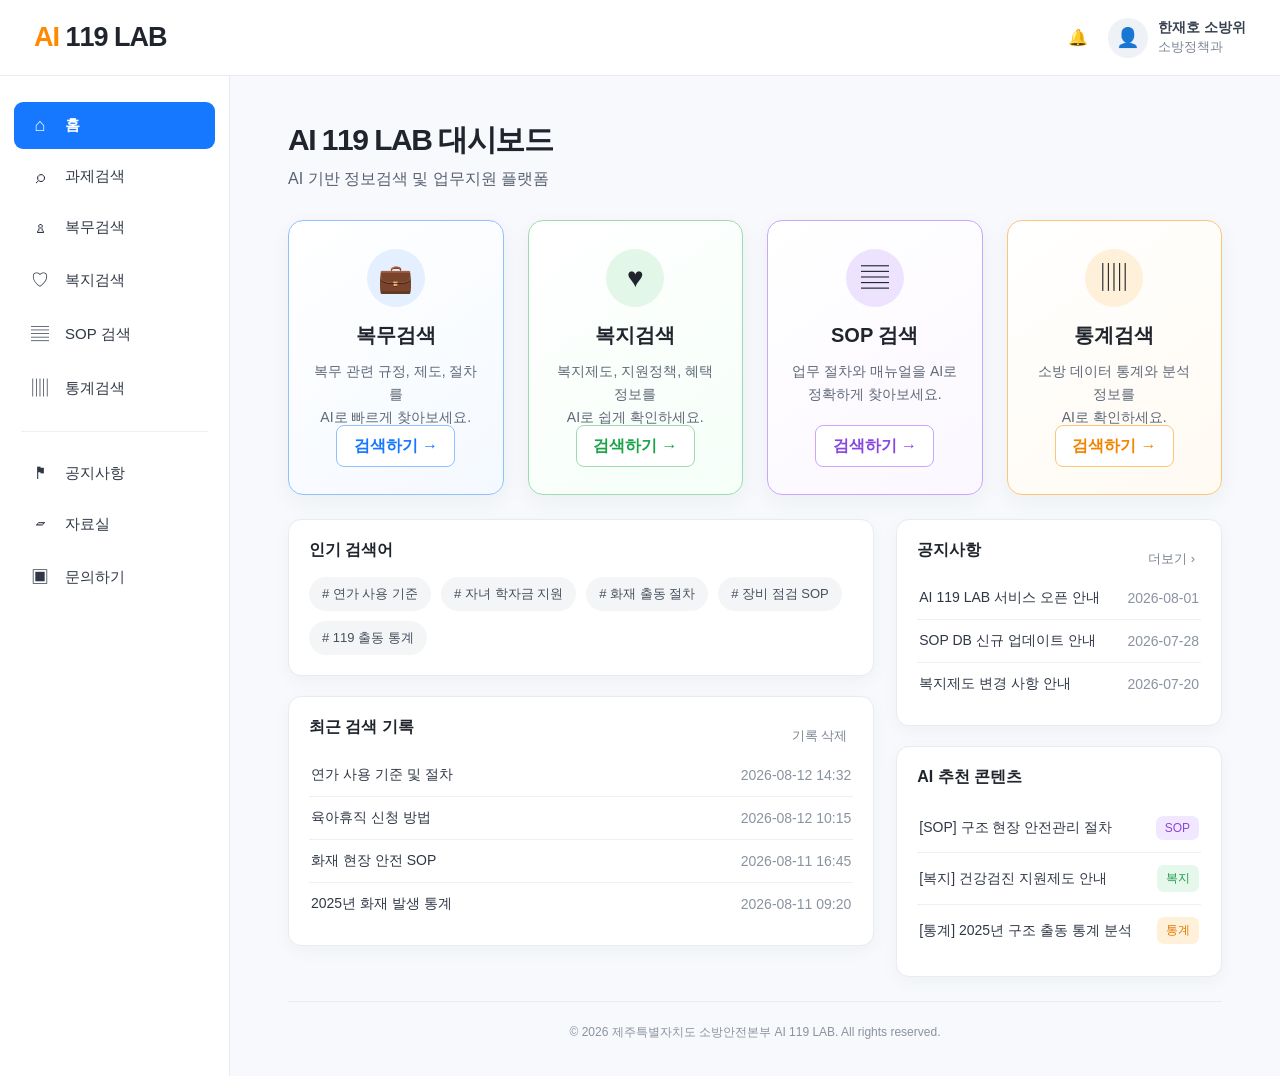
<file: index.html>
<!DOCTYPE html>
<html lang="ko">
<head>
<meta charset="UTF-8">
<meta name="viewport" content="width=device-width, initial-scale=1.0">
<title>AI 119 LAB 대시보드</title>
<style>
*{box-sizing:border-box}
:root{
  --blue:#1677ff;--text:#20252d;--muted:#687384;--line:#e8ebf0;
  --bg:#f7f9fc;--white:#fff;--orange:#ff8a00;
}
body{margin:0;font-family:"Noto Sans KR","Malgun Gothic",Arial,sans-serif;color:var(--text);background:var(--bg)}
button,input{font:inherit}
button{cursor:pointer}
.header{height:76px;background:#fff;border-bottom:1px solid var(--line);display:flex;align-items:center;justify-content:space-between;padding:0 34px;position:sticky;top:0;z-index:20}
.logo{font-size:27px;font-weight:800;letter-spacing:-1px}.logo b{color:var(--orange)}
.header-right{display:flex;align-items:center;gap:20px;color:#394250}
.user{display:flex;align-items:center;gap:10px}.avatar{width:40px;height:40px;border-radius:50%;background:#eef1f5;display:grid;place-items:center;font-size:19px}
.user strong{display:block;font-size:14px}.user small{color:#7c8593}
.layout{display:flex;min-height:calc(100vh - 76px)}
.sidebar{width:230px;background:#fff;border-right:1px solid var(--line);padding:22px 14px;flex-shrink:0}
.nav{display:flex;align-items:center;gap:14px;padding:13px 15px;margin:4px 0;border-radius:9px;color:#303846;font-size:15px;border:0;background:none;width:100%;text-align:left}
.nav:hover{background:#f3f6fa}.nav.active{background:var(--blue);color:#fff;font-weight:700}.nav .ico{width:22px;text-align:center;font-size:18px}.divider{height:1px;background:#edf0f4;margin:18px 7px}
.main{flex:1;padding:44px 58px 35px;max-width:1450px;margin:0 auto;width:100%}
.hero h1{font-size:30px;margin:0 0 8px;letter-spacing:-1.5px}.hero p{margin:0 0 30px;color:#586272;font-size:16px}
.tools{display:grid;grid-template-columns:repeat(4,1fr);gap:24px}
.tool{min-height:275px;border:1px solid;border-radius:15px;padding:28px 24px 22px;background:#fff;text-align:center;transition:.18s;box-shadow:0 7px 22px rgba(35,50,70,.05)}
.tool:hover{transform:translateY(-3px);box-shadow:0 12px 28px rgba(35,50,70,.09)}
.tool.blue{border-color:#8fc1ff;background:linear-gradient(145deg,#fff,#f4f9ff)}
.tool.green{border-color:#9ddbb1;background:linear-gradient(145deg,#fff,#f5fff8)}
.tool.purple{border-color:#cba6ff;background:linear-gradient(145deg,#fff,#fbf7ff)}
.tool.orange{border-color:#ffc477;background:linear-gradient(145deg,#fff,#fffaf2)}
.tool-icon{width:58px;height:58px;border-radius:50%;margin:0 auto 15px;display:grid;place-items:center;font-size:28px}
.blue .tool-icon{background:#e4f0ff}.green .tool-icon{background:#e2f7e7}.purple .tool-icon{background:#eee3ff}.orange .tool-icon{background:#fff0d9}
.tool h2{font-size:20px;margin:0 0 11px}.tool p{font-size:14px;line-height:1.65;color:#5e6877;height:47px;margin:0 0 18px}
.search-btn{height:42px;width:72%;border:1px solid;border-radius:8px;background:#fff;font-weight:700}
.blue .search-btn{color:#1677ff;border-color:#8fc1ff}.green .search-btn{color:#1ca34a;border-color:#9ddbb1}
.purple .search-btn{color:#8647df;border-color:#cba6ff}.orange .search-btn{color:#f18400;border-color:#ffc477}
.bottom{display:grid;grid-template-columns:minmax(0,1.8fr) minmax(300px,1fr);gap:22px;margin-top:24px}
.panel{background:#fff;border:1px solid var(--line);border-radius:13px;padding:20px;box-shadow:0 5px 18px rgba(35,50,70,.04)}
.panel h3{margin:0 0 16px;font-size:16px}.panel-head{display:flex;justify-content:space-between;align-items:center}.more{border:0;background:none;color:#7a8492;font-size:13px}
.tags{display:flex;gap:10px;flex-wrap:wrap}.tag{border:0;background:#f3f5f7;border-radius:18px;padding:8px 13px;color:#46505e;font-size:13px}.tag:hover{background:#e9eef5}
.list{margin:0;padding:0;list-style:none}.list li{display:flex;align-items:center;justify-content:space-between;padding:12px 2px;border-bottom:1px solid #eef0f3;font-size:14px}.list li:last-child{border-bottom:0}
.list a{color:#303846;text-decoration:none}.date{color:#8a93a0}.side-panels{display:flex;flex-direction:column;gap:20px}
.badge{font-size:12px;border-radius:7px;padding:5px 9px}.badge.sop{color:#8b45df;background:#f1e8ff}.badge.welfare{color:#1a9c49;background:#e6f7eb}.badge.stat{color:#e27b00;background:#fff0da}
.footer{text-align:center;color:#8a93a0;font-size:12px;margin-top:24px;padding-top:22px;border-top:1px solid var(--line)}
.modal-bg{display:none;position:fixed;inset:0;background:rgba(20,27,38,.42);z-index:50;align-items:center;justify-content:center;padding:20px}.modal-bg.show{display:flex}
.modal{width:min(720px,100%);background:#fff;border-radius:16px;box-shadow:0 20px 60px rgba(0,0,0,.2);padding:28px}
.modal-top{display:flex;justify-content:space-between;align-items:center}.modal h2{margin:0;font-size:21px}.close{border:0;background:#f2f4f7;width:34px;height:34px;border-radius:50%;font-size:20px}
.search-row{display:flex;gap:9px;margin:20px 0}.search-row input{flex:1;border:1px solid #d8dde5;border-radius:9px;padding:13px 14px;outline:none}.search-row input:focus{border-color:#7db4ff;box-shadow:0 0 0 3px #eaf3ff}.search-row button{border:0;background:var(--blue);color:#fff;border-radius:9px;padding:0 22px;font-weight:700}
.result{background:#f8fafc;border:1px solid #edf0f4;border-radius:10px;padding:15px;margin-top:9px}.result strong{display:block;margin-bottom:5px}.result span{font-size:13px;color:#697384}
.toast{position:fixed;right:25px;bottom:25px;background:#222b36;color:#fff;padding:12px 17px;border-radius:9px;opacity:0;transform:translateY(10px);transition:.2s;z-index:100}.toast.show{opacity:1;transform:none}
@media(max-width:1100px){.tools{grid-template-columns:repeat(2,1fr)}.sidebar{width:190px}.main{padding:35px 28px}.bottom{grid-template-columns:1fr}}
@media(max-width:700px){.sidebar{display:none}.main{padding:25px 16px}.tools{grid-template-columns:1fr}.header{padding:0 18px}.user div{display:none}.hero h1{font-size:25px}}
</style>
</head>
<body>

<header class="header">
  <div class="logo"><b>AI</b> 119 LAB</div>
  <div class="header-right">
    <span title="알림">🔔</span>
    <div class="user"><div class="avatar">👤</div><div><strong>한재호 소방위</strong><small>소방정책과</small></div></div>
  </div>
</header>

<div class="layout">
  <aside class="sidebar">
    <button class="nav active" data-nav="홈"><span class="ico">⌂</span>홈</button>
    <button class="nav" data-nav="과제검색"><span class="ico">⌕</span>과제검색</button>
    <button class="nav" data-nav="복무검색"><span class="ico">♙</span>복무검색</button>
    <button class="nav" data-nav="복지검색"><span class="ico">♡</span>복지검색</button>
    <button class="nav" data-nav="SOP 검색"><span class="ico">▤</span>SOP 검색</button>
    <button class="nav" data-nav="통계검색"><span class="ico">▥</span>통계검색</button>
    <div class="divider"></div>
    <button class="nav" data-nav="공지사항"><span class="ico">⚑</span>공지사항</button>
    <button class="nav" data-nav="자료실"><span class="ico">▱</span>자료실</button>
    <button class="nav" data-nav="문의하기"><span class="ico">▣</span>문의하기</button>
  </aside>

  <main class="main">
    <section class="hero">
      <h1>AI 119 LAB 대시보드</h1>
      <p>AI 기반 정보검색 및 업무지원 플랫폼</p>
    </section>

    <section class="tools">
      <article class="tool blue">
        <div class="tool-icon">💼</div><h2>복무검색</h2>
        <p>복무 관련 규정, 제도, 절차를<br>AI로 빠르게 찾아보세요.</p>
        <button class="search-btn" data-type="복무">검색하기 →</button>
      </article>
      <article class="tool green">
        <div class="tool-icon">♥</div><h2>복지검색</h2>
        <p>복지제도, 지원정책, 혜택 정보를<br>AI로 쉽게 확인하세요.</p>
        <button class="search-btn" data-type="복지">검색하기 →</button>
      </article>
      <article class="tool purple">
        <div class="tool-icon">▤</div><h2>SOP 검색</h2>
        <p>업무 절차와 매뉴얼을 AI로<br>정확하게 찾아보세요.</p>
        <button class="search-btn" data-type="SOP">검색하기 →</button>
      </article>
      <article class="tool orange">
        <div class="tool-icon">▥</div><h2>통계검색</h2>
        <p>소방 데이터 통계와 분석정보를<br>AI로 확인하세요.</p>
        <button class="search-btn" data-type="통계">검색하기 →</button>
      </article>
    </section>

    <section class="bottom">
      <div>
        <div class="panel">
          <div class="panel-head"><h3>인기 검색어</h3></div>
          <div class="tags">
            <button class="tag"># 연가 사용 기준</button><button class="tag"># 자녀 학자금 지원</button>
            <button class="tag"># 화재 출동 절차</button><button class="tag"># 장비 점검 SOP</button><button class="tag"># 119 출동 통계</button>
          </div>
        </div>
        <div class="panel" style="margin-top:20px">
          <div class="panel-head"><h3>최근 검색 기록</h3><button class="more" id="clearHistory">기록 삭제</button></div>
          <ul class="list" id="history">
            <li><a href="#">연가 사용 기준 및 절차</a><span class="date">2026-08-12 14:32</span></li>
            <li><a href="#">육아휴직 신청 방법</a><span class="date">2026-08-12 10:15</span></li>
            <li><a href="#">화재 현장 안전 SOP</a><span class="date">2026-08-11 16:45</span></li>
            <li><a href="#">2025년 화재 발생 통계</a><span class="date">2026-08-11 09:20</span></li>
          </ul>
        </div>
      </div>
      <div class="side-panels">
        <div class="panel">
          <div class="panel-head"><h3>공지사항</h3><button class="more" id="noticeMore">더보기 ›</button></div>
          <ul class="list">
            <li><a href="#">AI 119 LAB 서비스 오픈 안내</a><span class="date">2026-08-01</span></li>
            <li><a href="#">SOP DB 신규 업데이트 안내</a><span class="date">2026-07-28</span></li>
            <li><a href="#">복지제도 변경 사항 안내</a><span class="date">2026-07-20</span></li>
          </ul>
        </div>
        <div class="panel">
          <h3>AI 추천 콘텐츠</h3>
          <ul class="list">
            <li><a href="#">[SOP] 구조 현장 안전관리 절차</a><span class="badge sop">SOP</span></li>
            <li><a href="#">[복지] 건강검진 지원제도 안내</a><span class="badge welfare">복지</span></li>
            <li><a href="#">[통계] 2025년 구조 출동 통계 분석</a><span class="badge stat">통계</span></li>
          </ul>
        </div>
      </div>
    </section>
    <div class="footer">© 2026 제주특별자치도 소방안전본부 AI 119 LAB. All rights reserved.</div>
  </main>
</div>

<div class="modal-bg" id="modal">
  <div class="modal">
    <div class="modal-top"><h2 id="modalTitle">AI 검색</h2><button class="close" id="close">×</button></div>
    <div class="search-row"><input id="query" placeholder="검색어를 입력하세요." autocomplete="off"><button id="doSearch">검색</button></div>
    <div id="results"></div>
  </div>
</div>
<div class="toast" id="toast"></div>

<script>
const DB = {
  복무:[
    ["연가 사용 기준 및 절차","연가 일수, 사용방법, 승인절차 등 복무 관련 기준"],
    ["육아휴직 신청 방법","육아휴직 신청 대상, 기간 및 제출서류"],
    ["공가 사용 기준","공가 사유 및 사용 절차 안내"]
  ],
  복지:[
    ["자녀 학자금 지원","직원 자녀 학자금 지원 기준 및 신청 절차"],
    ["건강검진 지원제도","건강검진 대상 및 지원범위 안내"],
    ["복지포인트 사용방법","복지포인트 지급 및 사용 기준"]
  ],
  SOP:[
    ["화재 현장 안전 SOP","화재 현장 선착대 안전관리 및 대응절차"],
    ["구조 현장 안전관리 절차","구조활동 단계별 안전관리 기준"],
    ["장비 점검 SOP","소방장비 일상점검 및 관리절차"]
  ],
  통계:[
    ["2025년 화재 발생 통계","연도별·월별·지역별 화재 발생 현황"],
    ["119 출동 통계","출동 유형 및 시간대별 출동 현황"],
    ["2025년 구조 출동 통계 분석","구조 출동 유형 및 지역별 분석"]
  ]
};
let currentType="복무";

const modal=document.getElementById("modal"), query=document.getElementById("query"), results=document.getElementById("results");
const toast=document.getElementById("toast");

function openSearch(type){
  currentType=type; document.getElementById("modalTitle").textContent=`AI ${type}검색`;
  query.value=""; renderResults(DB[type]); modal.classList.add("show"); setTimeout(()=>query.focus(),50);
}
function renderResults(items){
  results.innerHTML=items.map(x=>`<div class="result"><strong>${x[0]}</strong><span>${x[1]}</span></div>`).join("");
}
function doSearch(){
  const q=query.value.trim();
  if(!q){renderResults(DB[currentType]);return}
  const all=Object.values(DB).flat();
  const found=all.filter(x=>(x[0]+" "+x[1]).toLowerCase().includes(q.toLowerCase()));
  renderResults(found.length?found:[["검색 결과가 없습니다.","검색어를 변경하거나 다른 검색 분야를 선택해 주세요."]]);
  const key="ai119-history";
  const old=JSON.parse(localStorage.getItem(key)||"[]");
  old.unshift({q,type:currentType,date:new Date().toLocaleString("ko-KR",{hour12:false})});
  localStorage.setItem(key,JSON.stringify(old.slice(0,10)));
  showToast("검색 기록이 저장되었습니다.");
}
function showToast(msg){toast.textContent=msg;toast.classList.add("show");setTimeout(()=>toast.classList.remove("show"),1800)}

const NOTEBOOK_URLS = {
  "복무": "https://notebook.google.com/notebook/90fee1fd-e609-48b2-af8f-4546ad40a299",
  "복지": "https://notebook.google.com/notebook/b437d223-78b3-4f71-b667-3beaa65ecd25",
  "SOP": "https://notebook.google.com/notebook/e11ecb55-02db-4e4b-a03b-f06b5d0a77c7",
  "통계": "https://notebook.google.com/notebook/cd94e6f3-81ac-4682-a84d-0b1b0d839ae6"
};

document.querySelectorAll(".search-btn").forEach(b=>b.addEventListener("click",()=>{
  const type = b.dataset.type;
  if(NOTEBOOK_URLS[type]){
    window.location.href = NOTEBOOK_URLS[type];
  } else {
    openSearch(type);
  }
}));
document.getElementById("close").onclick=()=>modal.classList.remove("show");
modal.addEventListener("click",e=>{if(e.target===modal)modal.classList.remove("show")});
document.getElementById("doSearch").onclick=doSearch;
query.addEventListener("keydown",e=>{if(e.key==="Enter")doSearch()});

document.querySelectorAll(".nav").forEach(n=>n.addEventListener("click",()=>{
  document.querySelectorAll(".nav").forEach(x=>x.classList.remove("active")); n.classList.add("active");
  const name=n.dataset.nav;
  const map={"복무검색":"복무","복지검색":"복지","SOP 검색":"SOP","통계검색":"통계"};
  if(map[name]) openSearch(map[name]); else if(name!=="홈") showToast(`${name} 메뉴는 연결 대상입니다.`);
}));

document.querySelectorAll(".tag").forEach(t=>t.onclick=()=>{
  const text=t.textContent.replace("# ",""); openSearch(text.includes("연가")||text.includes("육아")?"복무":text.includes("학자금")?"복지":text.includes("통계")?"통계":"SOP");
  query.value=text; doSearch();
});
document.getElementById("clearHistory").onclick=()=>{
  localStorage.removeItem("ai119-history"); showToast("최근 검색 기록을 삭제했습니다.");
};
document.getElementById("noticeMore").onclick=()=>showToast("공지사항 전체 목록으로 이동합니다.");

window.addEventListener("keydown",e=>{if(e.key==="Escape")modal.classList.remove("show")});
</script>
</body>
</html>
</file>
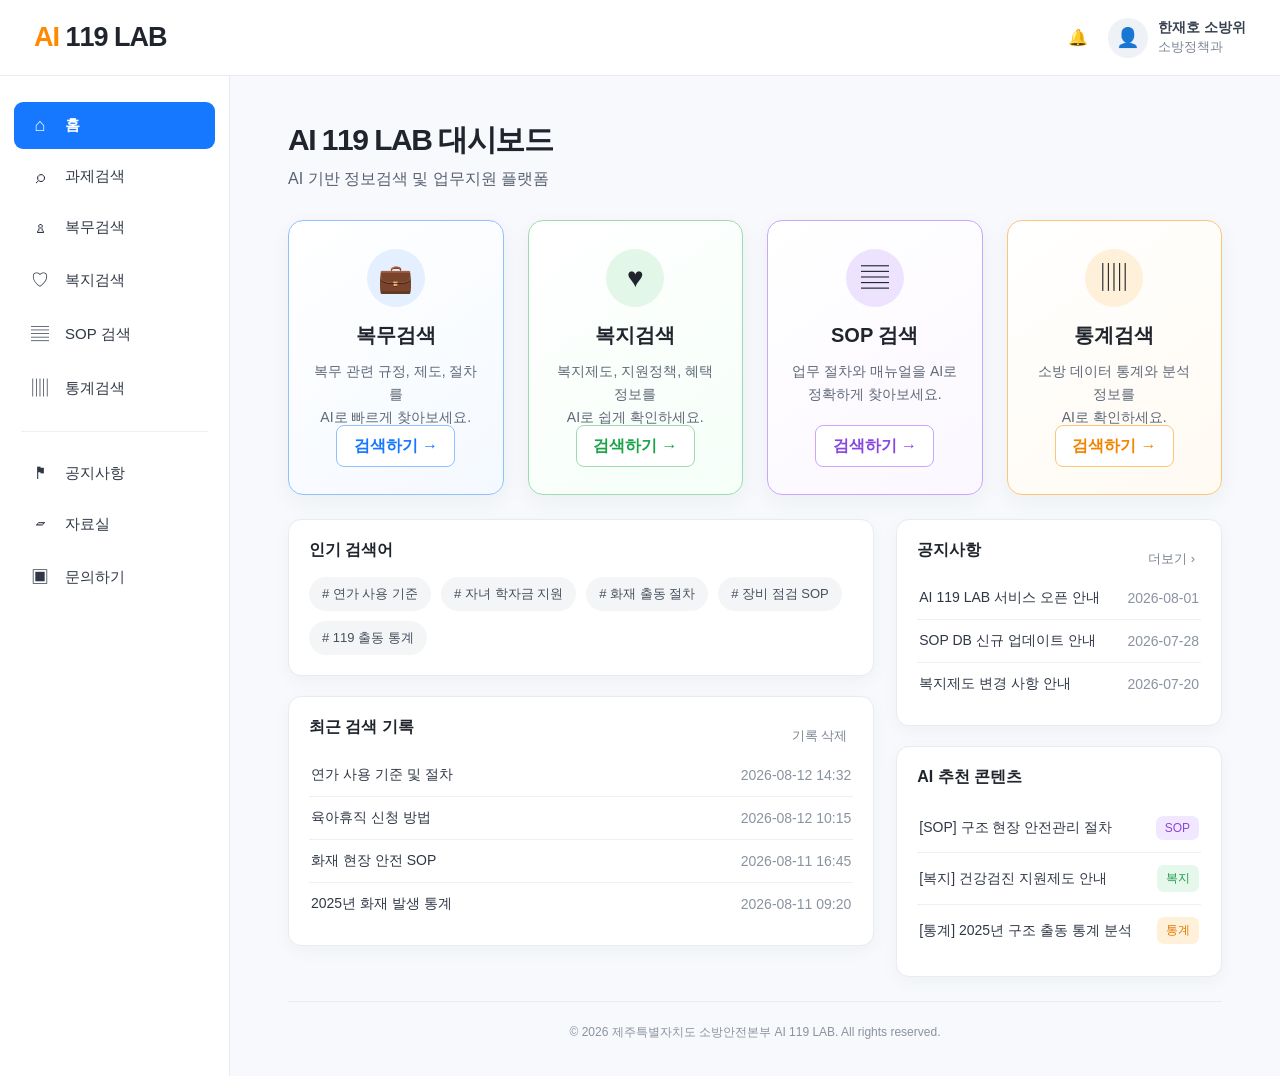
<file: AI_119_LAB_dashboard.html>
<!DOCTYPE html>
<html lang="ko">
<head>
<meta charset="UTF-8">
<meta name="viewport" content="width=device-width, initial-scale=1.0">
<title>AI 119 LAB 대시보드</title>
<style>
*{box-sizing:border-box}
:root{
  --blue:#1677ff;--text:#20252d;--muted:#687384;--line:#e8ebf0;
  --bg:#f7f9fc;--white:#fff;--orange:#ff8a00;
}
body{margin:0;font-family:"Noto Sans KR","Malgun Gothic",Arial,sans-serif;color:var(--text);background:var(--bg)}
button,input{font:inherit}
button{cursor:pointer}
.header{height:76px;background:#fff;border-bottom:1px solid var(--line);display:flex;align-items:center;justify-content:space-between;padding:0 34px;position:sticky;top:0;z-index:20}
.logo{font-size:27px;font-weight:800;letter-spacing:-1px}.logo b{color:var(--orange)}
.header-right{display:flex;align-items:center;gap:20px;color:#394250}
.user{display:flex;align-items:center;gap:10px}.avatar{width:40px;height:40px;border-radius:50%;background:#eef1f5;display:grid;place-items:center;font-size:19px}
.user strong{display:block;font-size:14px}.user small{color:#7c8593}
.layout{display:flex;min-height:calc(100vh - 76px)}
.sidebar{width:230px;background:#fff;border-right:1px solid var(--line);padding:22px 14px;flex-shrink:0}
.nav{display:flex;align-items:center;gap:14px;padding:13px 15px;margin:4px 0;border-radius:9px;color:#303846;font-size:15px;border:0;background:none;width:100%;text-align:left}
.nav:hover{background:#f3f6fa}.nav.active{background:var(--blue);color:#fff;font-weight:700}.nav .ico{width:22px;text-align:center;font-size:18px}.divider{height:1px;background:#edf0f4;margin:18px 7px}
.main{flex:1;padding:44px 58px 35px;max-width:1450px;margin:0 auto;width:100%}
.hero h1{font-size:30px;margin:0 0 8px;letter-spacing:-1.5px}.hero p{margin:0 0 30px;color:#586272;font-size:16px}
.tools{display:grid;grid-template-columns:repeat(4,1fr);gap:24px}
.tool{min-height:275px;border:1px solid;border-radius:15px;padding:28px 24px 22px;background:#fff;text-align:center;transition:.18s;box-shadow:0 7px 22px rgba(35,50,70,.05)}
.tool:hover{transform:translateY(-3px);box-shadow:0 12px 28px rgba(35,50,70,.09)}
.tool.blue{border-color:#8fc1ff;background:linear-gradient(145deg,#fff,#f4f9ff)}
.tool.green{border-color:#9ddbb1;background:linear-gradient(145deg,#fff,#f5fff8)}
.tool.purple{border-color:#cba6ff;background:linear-gradient(145deg,#fff,#fbf7ff)}
.tool.orange{border-color:#ffc477;background:linear-gradient(145deg,#fff,#fffaf2)}
.tool-icon{width:58px;height:58px;border-radius:50%;margin:0 auto 15px;display:grid;place-items:center;font-size:28px}
.blue .tool-icon{background:#e4f0ff}.green .tool-icon{background:#e2f7e7}.purple .tool-icon{background:#eee3ff}.orange .tool-icon{background:#fff0d9}
.tool h2{font-size:20px;margin:0 0 11px}.tool p{font-size:14px;line-height:1.65;color:#5e6877;height:47px;margin:0 0 18px}
.search-btn{height:42px;width:72%;border:1px solid;border-radius:8px;background:#fff;font-weight:700}
.blue .search-btn{color:#1677ff;border-color:#8fc1ff}.green .search-btn{color:#1ca34a;border-color:#9ddbb1}
.purple .search-btn{color:#8647df;border-color:#cba6ff}.orange .search-btn{color:#f18400;border-color:#ffc477}
.bottom{display:grid;grid-template-columns:minmax(0,1.8fr) minmax(300px,1fr);gap:22px;margin-top:24px}
.panel{background:#fff;border:1px solid var(--line);border-radius:13px;padding:20px;box-shadow:0 5px 18px rgba(35,50,70,.04)}
.panel h3{margin:0 0 16px;font-size:16px}.panel-head{display:flex;justify-content:space-between;align-items:center}.more{border:0;background:none;color:#7a8492;font-size:13px}
.tags{display:flex;gap:10px;flex-wrap:wrap}.tag{border:0;background:#f3f5f7;border-radius:18px;padding:8px 13px;color:#46505e;font-size:13px}.tag:hover{background:#e9eef5}
.list{margin:0;padding:0;list-style:none}.list li{display:flex;align-items:center;justify-content:space-between;padding:12px 2px;border-bottom:1px solid #eef0f3;font-size:14px}.list li:last-child{border-bottom:0}
.list a{color:#303846;text-decoration:none}.date{color:#8a93a0}.side-panels{display:flex;flex-direction:column;gap:20px}
.badge{font-size:12px;border-radius:7px;padding:5px 9px}.badge.sop{color:#8b45df;background:#f1e8ff}.badge.welfare{color:#1a9c49;background:#e6f7eb}.badge.stat{color:#e27b00;background:#fff0da}
.footer{text-align:center;color:#8a93a0;font-size:12px;margin-top:24px;padding-top:22px;border-top:1px solid var(--line)}
.modal-bg{display:none;position:fixed;inset:0;background:rgba(20,27,38,.42);z-index:50;align-items:center;justify-content:center;padding:20px}.modal-bg.show{display:flex}
.modal{width:min(720px,100%);background:#fff;border-radius:16px;box-shadow:0 20px 60px rgba(0,0,0,.2);padding:28px}
.modal-top{display:flex;justify-content:space-between;align-items:center}.modal h2{margin:0;font-size:21px}.close{border:0;background:#f2f4f7;width:34px;height:34px;border-radius:50%;font-size:20px}
.search-row{display:flex;gap:9px;margin:20px 0}.search-row input{flex:1;border:1px solid #d8dde5;border-radius:9px;padding:13px 14px;outline:none}.search-row input:focus{border-color:#7db4ff;box-shadow:0 0 0 3px #eaf3ff}.search-row button{border:0;background:var(--blue);color:#fff;border-radius:9px;padding:0 22px;font-weight:700}
.result{background:#f8fafc;border:1px solid #edf0f4;border-radius:10px;padding:15px;margin-top:9px}.result strong{display:block;margin-bottom:5px}.result span{font-size:13px;color:#697384}
.toast{position:fixed;right:25px;bottom:25px;background:#222b36;color:#fff;padding:12px 17px;border-radius:9px;opacity:0;transform:translateY(10px);transition:.2s;z-index:100}.toast.show{opacity:1;transform:none}
@media(max-width:1100px){.tools{grid-template-columns:repeat(2,1fr)}.sidebar{width:190px}.main{padding:35px 28px}.bottom{grid-template-columns:1fr}}
@media(max-width:700px){.sidebar{display:none}.main{padding:25px 16px}.tools{grid-template-columns:1fr}.header{padding:0 18px}.user div{display:none}.hero h1{font-size:25px}}
</style>
</head>
<body>

<header class="header">
  <div class="logo"><b>AI</b> 119 LAB</div>
  <div class="header-right">
    <span title="알림">🔔</span>
    <div class="user"><div class="avatar">👤</div><div><strong>한재호 소방위</strong><small>소방정책과</small></div></div>
  </div>
</header>

<div class="layout">
  <aside class="sidebar">
    <button class="nav active" data-nav="홈"><span class="ico">⌂</span>홈</button>
    <button class="nav" data-nav="과제검색"><span class="ico">⌕</span>과제검색</button>
    <button class="nav" data-nav="복무검색"><span class="ico">♙</span>복무검색</button>
    <button class="nav" data-nav="복지검색"><span class="ico">♡</span>복지검색</button>
    <button class="nav" data-nav="SOP 검색"><span class="ico">▤</span>SOP 검색</button>
    <button class="nav" data-nav="통계검색"><span class="ico">▥</span>통계검색</button>
    <div class="divider"></div>
    <button class="nav" data-nav="공지사항"><span class="ico">⚑</span>공지사항</button>
    <button class="nav" data-nav="자료실"><span class="ico">▱</span>자료실</button>
    <button class="nav" data-nav="문의하기"><span class="ico">▣</span>문의하기</button>
  </aside>

  <main class="main">
    <section class="hero">
      <h1>AI 119 LAB 대시보드</h1>
      <p>AI 기반 정보검색 및 업무지원 플랫폼</p>
    </section>

    <section class="tools">
      <article class="tool blue">
        <div class="tool-icon">💼</div><h2>복무검색</h2>
        <p>복무 관련 규정, 제도, 절차를<br>AI로 빠르게 찾아보세요.</p>
        <button class="search-btn" data-type="복무">검색하기 →</button>
      </article>
      <article class="tool green">
        <div class="tool-icon">♥</div><h2>복지검색</h2>
        <p>복지제도, 지원정책, 혜택 정보를<br>AI로 쉽게 확인하세요.</p>
        <button class="search-btn" data-type="복지">검색하기 →</button>
      </article>
      <article class="tool purple">
        <div class="tool-icon">▤</div><h2>SOP 검색</h2>
        <p>업무 절차와 매뉴얼을 AI로<br>정확하게 찾아보세요.</p>
        <button class="search-btn" data-type="SOP">검색하기 →</button>
      </article>
      <article class="tool orange">
        <div class="tool-icon">▥</div><h2>통계검색</h2>
        <p>소방 데이터 통계와 분석정보를<br>AI로 확인하세요.</p>
        <button class="search-btn" data-type="통계">검색하기 →</button>
      </article>
    </section>

    <section class="bottom">
      <div>
        <div class="panel">
          <div class="panel-head"><h3>인기 검색어</h3></div>
          <div class="tags">
            <button class="tag"># 연가 사용 기준</button><button class="tag"># 자녀 학자금 지원</button>
            <button class="tag"># 화재 출동 절차</button><button class="tag"># 장비 점검 SOP</button><button class="tag"># 119 출동 통계</button>
          </div>
        </div>
        <div class="panel" style="margin-top:20px">
          <div class="panel-head"><h3>최근 검색 기록</h3><button class="more" id="clearHistory">기록 삭제</button></div>
          <ul class="list" id="history">
            <li><a href="#">연가 사용 기준 및 절차</a><span class="date">2026-08-12 14:32</span></li>
            <li><a href="#">육아휴직 신청 방법</a><span class="date">2026-08-12 10:15</span></li>
            <li><a href="#">화재 현장 안전 SOP</a><span class="date">2026-08-11 16:45</span></li>
            <li><a href="#">2025년 화재 발생 통계</a><span class="date">2026-08-11 09:20</span></li>
          </ul>
        </div>
      </div>
      <div class="side-panels">
        <div class="panel">
          <div class="panel-head"><h3>공지사항</h3><button class="more" id="noticeMore">더보기 ›</button></div>
          <ul class="list">
            <li><a href="#">AI 119 LAB 서비스 오픈 안내</a><span class="date">2026-08-01</span></li>
            <li><a href="#">SOP DB 신규 업데이트 안내</a><span class="date">2026-07-28</span></li>
            <li><a href="#">복지제도 변경 사항 안내</a><span class="date">2026-07-20</span></li>
          </ul>
        </div>
        <div class="panel">
          <h3>AI 추천 콘텐츠</h3>
          <ul class="list">
            <li><a href="#">[SOP] 구조 현장 안전관리 절차</a><span class="badge sop">SOP</span></li>
            <li><a href="#">[복지] 건강검진 지원제도 안내</a><span class="badge welfare">복지</span></li>
            <li><a href="#">[통계] 2025년 구조 출동 통계 분석</a><span class="badge stat">통계</span></li>
          </ul>
        </div>
      </div>
    </section>
    <div class="footer">© 2026 제주특별자치도 소방안전본부 AI 119 LAB. All rights reserved.</div>
  </main>
</div>

<div class="modal-bg" id="modal">
  <div class="modal">
    <div class="modal-top"><h2 id="modalTitle">AI 검색</h2><button class="close" id="close">×</button></div>
    <div class="search-row"><input id="query" placeholder="검색어를 입력하세요." autocomplete="off"><button id="doSearch">검색</button></div>
    <div id="results"></div>
  </div>
</div>
<div class="toast" id="toast"></div>

<script>
const DB = {
  복무:[
    ["연가 사용 기준 및 절차","연가 일수, 사용방법, 승인절차 등 복무 관련 기준"],
    ["육아휴직 신청 방법","육아휴직 신청 대상, 기간 및 제출서류"],
    ["공가 사용 기준","공가 사유 및 사용 절차 안내"]
  ],
  복지:[
    ["자녀 학자금 지원","직원 자녀 학자금 지원 기준 및 신청 절차"],
    ["건강검진 지원제도","건강검진 대상 및 지원범위 안내"],
    ["복지포인트 사용방법","복지포인트 지급 및 사용 기준"]
  ],
  SOP:[
    ["화재 현장 안전 SOP","화재 현장 선착대 안전관리 및 대응절차"],
    ["구조 현장 안전관리 절차","구조활동 단계별 안전관리 기준"],
    ["장비 점검 SOP","소방장비 일상점검 및 관리절차"]
  ],
  통계:[
    ["2025년 화재 발생 통계","연도별·월별·지역별 화재 발생 현황"],
    ["119 출동 통계","출동 유형 및 시간대별 출동 현황"],
    ["2025년 구조 출동 통계 분석","구조 출동 유형 및 지역별 분석"]
  ]
};
let currentType="복무";

const modal=document.getElementById("modal"), query=document.getElementById("query"), results=document.getElementById("results");
const toast=document.getElementById("toast");

function openSearch(type){
  currentType=type; document.getElementById("modalTitle").textContent=`AI ${type}검색`;
  query.value=""; renderResults(DB[type]); modal.classList.add("show"); setTimeout(()=>query.focus(),50);
}
function renderResults(items){
  results.innerHTML=items.map(x=>`<div class="result"><strong>${x[0]}</strong><span>${x[1]}</span></div>`).join("");
}
function doSearch(){
  const q=query.value.trim();
  if(!q){renderResults(DB[currentType]);return}
  const all=Object.values(DB).flat();
  const found=all.filter(x=>(x[0]+" "+x[1]).toLowerCase().includes(q.toLowerCase()));
  renderResults(found.length?found:[["검색 결과가 없습니다.","검색어를 변경하거나 다른 검색 분야를 선택해 주세요."]]);
  const key="ai119-history";
  const old=JSON.parse(localStorage.getItem(key)||"[]");
  old.unshift({q,type:currentType,date:new Date().toLocaleString("ko-KR",{hour12:false})});
  localStorage.setItem(key,JSON.stringify(old.slice(0,10)));
  showToast("검색 기록이 저장되었습니다.");
}
function showToast(msg){toast.textContent=msg;toast.classList.add("show");setTimeout(()=>toast.classList.remove("show"),1800)}

document.querySelectorAll(".search-btn").forEach(b=>b.addEventListener("click",()=>openSearch(b.dataset.type)));
document.getElementById("close").onclick=()=>modal.classList.remove("show");
modal.addEventListener("click",e=>{if(e.target===modal)modal.classList.remove("show")});
document.getElementById("doSearch").onclick=doSearch;
query.addEventListener("keydown",e=>{if(e.key==="Enter")doSearch()});

document.querySelectorAll(".nav").forEach(n=>n.addEventListener("click",()=>{
  document.querySelectorAll(".nav").forEach(x=>x.classList.remove("active")); n.classList.add("active");
  const name=n.dataset.nav;
  const map={"복무검색":"복무","복지검색":"복지","SOP 검색":"SOP","통계검색":"통계"};
  if(map[name]) openSearch(map[name]); else if(name!=="홈") showToast(`${name} 메뉴는 연결 대상입니다.`);
}));

document.querySelectorAll(".tag").forEach(t=>t.onclick=()=>{
  const text=t.textContent.replace("# ",""); openSearch(text.includes("연가")||text.includes("육아")?"복무":text.includes("학자금")?"복지":text.includes("통계")?"통계":"SOP");
  query.value=text; doSearch();
});
document.getElementById("clearHistory").onclick=()=>{
  localStorage.removeItem("ai119-history"); showToast("최근 검색 기록을 삭제했습니다.");
};
document.getElementById("noticeMore").onclick=()=>showToast("공지사항 전체 목록으로 이동합니다.");

window.addEventListener("keydown",e=>{if(e.key==="Escape")modal.classList.remove("show")});
</script>
</body>
</html>
</file>
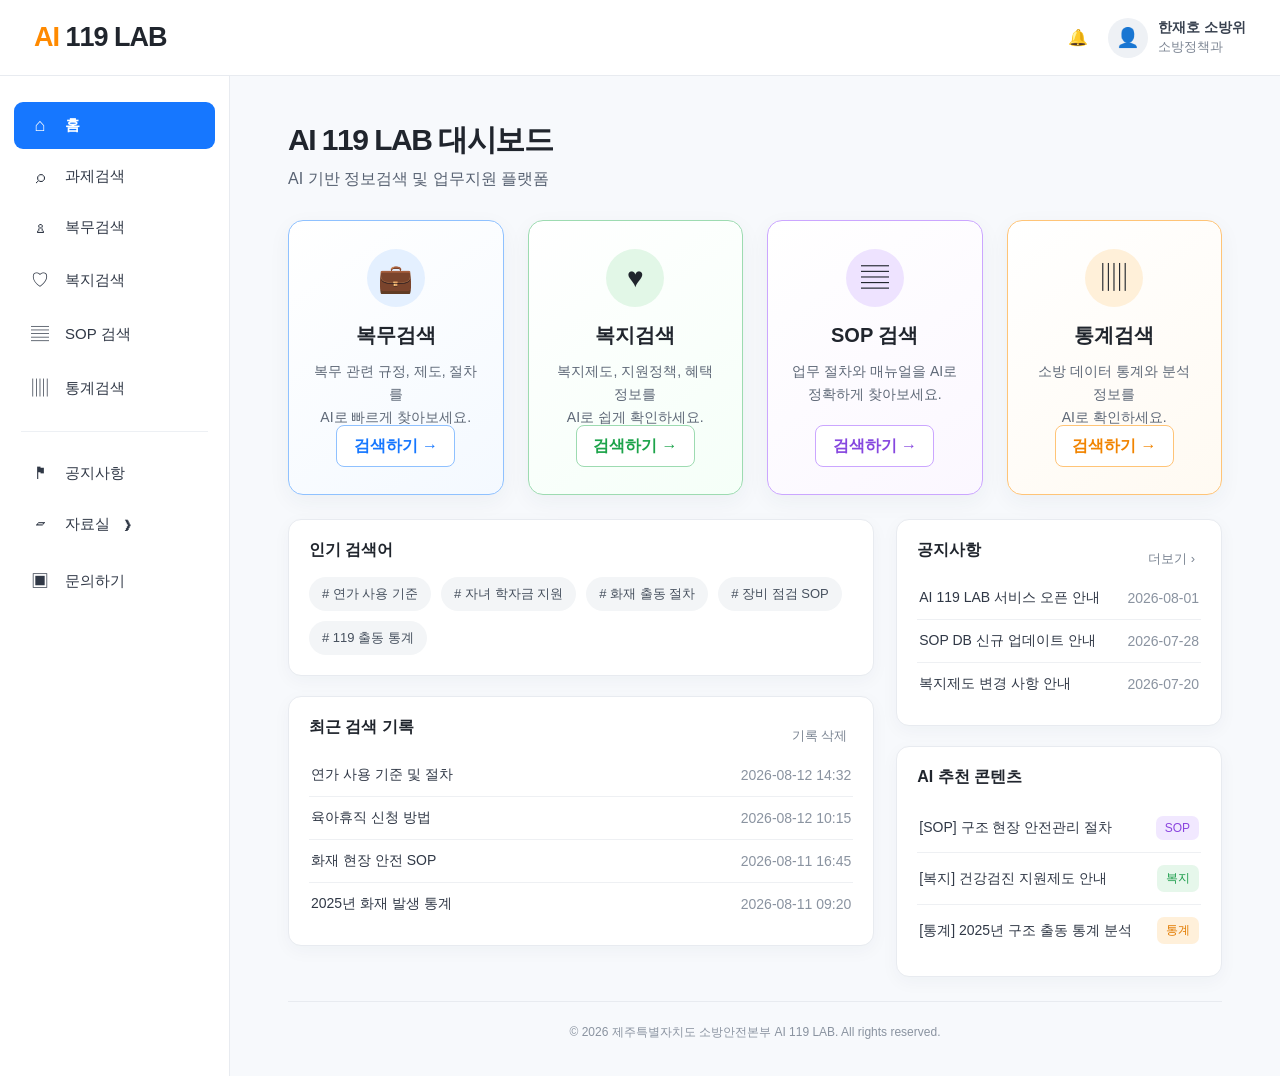
<file: AI_119_LAB_dashboard_v2.html>
<!DOCTYPE html>
<html lang="ko">
<head>
<meta charset="UTF-8">
<meta name="viewport" content="width=device-width, initial-scale=1.0">
<title>AI 119 LAB 대시보드</title>
   <link rel="stylesheet" href="./AI_119_LAB_dashboard_v2.css">
</head>
<body>
<header class="header">
  <div class="logo"><b>AI</b> 119 LAB</div>
  <div class="header-right">
    <span title="알림">🔔</span>
    <div class="user"><div class="avatar">👤</div><div><strong>한재호 소방위</strong><small>소방정책과</small></div></div>
  </div>
</header>

<div class="layout">
  <aside class="sidebar">
    <button class="nav active" data-nav="홈"><span class="ico">⌂</span>홈</button>
    <button class="nav" data-nav="과제검색"><span class="ico">⌕</span>과제검색</button>
    <button class="nav" data-nav="복무검색"><span class="ico">♙</span>복무검색</button>
    <button class="nav" data-nav="복지검색"><span class="ico">♡</span>복지검색</button>
    <button class="nav" data-nav="SOP 검색"><span class="ico">▤</span>SOP 검색</button>
    <button class="nav" data-nav="통계검색"><span class="ico">▥</span>통계검색</button>
    <div class="divider"></div>
    <button class="nav" data-nav="공지사항"><span class="ico">⚑</span>공지사항</button>
    <button class="nav" data-nav="자료실"> <span class="ico">▱</span>  <span class="label">자료실</span>  <span class="ico-arrow">❯</span>
    </button>
    <div class="sub-nav-group">
      <button class="sub-nav" data-url="./aa11.html">위험물</button>
      <button class="sub-nav" data-url="https://썸웨어">자료2</button>
      <button class="sub-nav" data-url="https://오버">자료3</button>
      <button class="sub-nav" data-url="https://더 다큐먼트">자료4</button>
    </div>
    <button class="nav" data-nav="문의하기"><span class="ico">▣</span>문의하기</button>
  </aside>

  <main class="main">
    <section class="hero">
      <h1>AI 119 LAB 대시보드</h1>
      <p>AI 기반 정보검색 및 업무지원 플랫폼</p>
    </section>

    <section class="tools">
      <article class="tool blue">
        <div class="tool-icon">💼</div><h2>복무검색</h2>
        <p>복무 관련 규정, 제도, 절차를<br>AI로 빠르게 찾아보세요.</p>
        <button class="search-btn" data-type="복무">검색하기 →</button>
      </article>
      <article class="tool green">
        <div class="tool-icon">♥</div><h2>복지검색</h2>
        <p>복지제도, 지원정책, 혜택 정보를<br>AI로 쉽게 확인하세요.</p>
        <button class="search-btn" data-type="복지">검색하기 →</button>
      </article>
      <article class="tool purple">
        <div class="tool-icon">▤</div><h2>SOP 검색</h2>
        <p>업무 절차와 매뉴얼을 AI로<br>정확하게 찾아보세요.</p>
        <button class="search-btn" data-type="SOP">검색하기 →</button>
      </article>
      <article class="tool orange">
        <div class="tool-icon">▥</div><h2>통계검색</h2>
        <p>소방 데이터 통계와 분석정보를<br>AI로 확인하세요.</p>
        <button class="search-btn" data-type="통계">검색하기 →</button>
      </article>
    </section>

    <section class="bottom">
      <div>
        <div class="panel">
          <div class="panel-head"><h3>인기 검색어</h3></div>
          <div class="tags">
            <button class="tag"># 연가 사용 기준</button><button class="tag"># 자녀 학자금 지원</button>
            <button class="tag"># 화재 출동 절차</button><button class="tag"># 장비 점검 SOP</button><button class="tag"># 119 출동 통계</button>
          </div>
        </div>
        <div class="panel" style="margin-top:20px">
          <div class="panel-head"><h3>최근 검색 기록</h3><button class="more" id="clearHistory">기록 삭제</button></div>
          <ul class="list" id="history">
            <li><a href="#">연가 사용 기준 및 절차</a><span class="date">2026-08-12 14:32</span></li>
            <li><a href="#">육아휴직 신청 방법</a><span class="date">2026-08-12 10:15</span></li>
            <li><a href="#">화재 현장 안전 SOP</a><span class="date">2026-08-11 16:45</span></li>
            <li><a href="#">2025년 화재 발생 통계</a><span class="date">2026-08-11 09:20</span></li>
          </ul>
        </div>
      </div>
      <div class="side-panels">
        <div class="panel">
          <div class="panel-head"><h3>공지사항</h3><button class="more" id="noticeMore">더보기 ›</button></div>
          <ul class="list">
            <li><a href="#">AI 119 LAB 서비스 오픈 안내</a><span class="date">2026-08-01</span></li>
            <li><a href="#">SOP DB 신규 업데이트 안내</a><span class="date">2026-07-28</span></li>
            <li><a href="#">복지제도 변경 사항 안내</a><span class="date">2026-07-20</span></li>
          </ul>
        </div>
        <div class="panel">
          <h3>AI 추천 콘텐츠</h3>
          <ul class="list">
            <li><a href="#">[SOP] 구조 현장 안전관리 절차</a><span class="badge sop">SOP</span></li>
            <li><a href="#">[복지] 건강검진 지원제도 안내</a><span class="badge welfare">복지</span></li>
            <li><a href="#">[통계] 2025년 구조 출동 통계 분석</a><span class="badge stat">통계</span></li>
          </ul>
        </div>
      </div>
    </section>
    <div class="footer">© 2026 제주특별자치도 소방안전본부 AI 119 LAB. All rights reserved.</div>
  </main>
</div>

<div class="modal-bg" id="modal">
  <div class="modal">
    <div class="modal-top"><h2 id="modalTitle">AI 검색</h2><button class="close" id="close">×</button></div>
    <div class="search-row"><input id="query" placeholder="검색어를 입력하세요." autocomplete="off"><button id="doSearch">검색</button></div>
    <div id="results"></div>
  </div>
</div>
<div class="toast" id="toast"></div>

<script src="./AI_119_LAB_dashboard_v2.js"></script>
</body>
</html>
</file>
<file: AI_119_LAB_dashboard_v2.css>
*{box-sizing:border-box}
:root{
  --blue:#1677ff;--text:#20252d;--muted:#687384;--line:#e8ebf0;
  --bg:#f7f9fc;--white:#fff;--orange:#ff8a00;
}
body{margin:0;font-family:"Noto Sans KR","Malgun Gothic",Arial,sans-serif;color:var(--text);background:var(--bg)}
button,input{font:inherit}
button{cursor:pointer}
.header{height:76px;background:#fff;border-bottom:1px solid var(--line);display:flex;align-items:center;justify-content:space-between;padding:0 34px;position:sticky;top:0;z-index:20}
.logo{font-size:27px;font-weight:800;letter-spacing:-1px}.logo b{color:var(--orange)}
.header-right{display:flex;align-items:center;gap:20px;color:#394250}
.user{display:flex;align-items:center;gap:10px}.avatar{width:40px;height:40px;border-radius:50%;background:#eef1f5;display:grid;place-items:center;font-size:19px}
.user strong{display:block;font-size:14px}.user small{color:#7c8593}
.layout{display:flex;min-height:calc(100vh - 76px)}
.sidebar{width:230px;background:#fff;border-right:1px solid var(--line);padding:22px 14px;flex-shrink:0}
.nav{display:flex;align-items:center;gap:14px;padding:13px 15px;margin:4px 0;border-radius:9px;color:#303846;font-size:15px;border:0;background:none;width:100%;text-align:left}
.nav:hover{background:#f3f6fa}.nav.active{background:var(--blue);color:#fff;font-weight:700}.nav .ico{width:22px;text-align:center;font-size:18px}.divider{height:1px;background:#edf0f4;margin:18px 7px}
.main{flex:1;padding:44px 58px 35px;max-width:1450px;margin:0 auto;width:100%}
.hero h1{font-size:30px;margin:0 0 8px;letter-spacing:-1.5px}.hero p{margin:0 0 30px;color:#586272;font-size:16px}
.tools{display:grid;grid-template-columns:repeat(4,1fr);gap:24px}
.tool{min-height:275px;border:1px solid;border-radius:15px;padding:28px 24px 22px;background:#fff;text-align:center;transition:.18s;box-shadow:0 7px 22px rgba(35,50,70,.05)}
.tool:hover{transform:translateY(-3px);box-shadow:0 12px 28px rgba(35,50,70,.09)}
.tool.blue{border-color:#8fc1ff;background:linear-gradient(145deg,#fff,#f4f9ff)}
.tool.green{border-color:#9ddbb1;background:linear-gradient(145deg,#fff,#f5fff8)}
.tool.purple{border-color:#cba6ff;background:linear-gradient(145deg,#fff,#fbf7ff)}
.tool.orange{border-color:#ffc477;background:linear-gradient(145deg,#fff,#fffaf2)}
.tool-icon{width:58px;height:58px;border-radius:50%;margin:0 auto 15px;display:grid;place-items:center;font-size:28px}
.blue .tool-icon{background:#e4f0ff}.green .tool-icon{background:#e2f7e7}.purple .tool-icon{background:#eee3ff}.orange .tool-icon{background:#fff0d9}
.tool h2{font-size:20px;margin:0 0 11px}.tool p{font-size:14px;line-height:1.65;color:#5e6877;height:47px;margin:0 0 18px}
.search-btn{height:42px;width:72%;border:1px solid;border-radius:8px;background:#fff;font-weight:700}
.blue .search-btn{color:#1677ff;border-color:#8fc1ff}.green .search-btn{color:#1ca34a;border-color:#9ddbb1}
.purple .search-btn{color:#8647df;border-color:#cba6ff}.orange .search-btn{color:#f18400;border-color:#ffc477}
.bottom{display:grid;grid-template-columns:minmax(0,1.8fr) minmax(300px,1fr);gap:22px;margin-top:24px}
.panel{background:#fff;border:1px solid var(--line);border-radius:13px;padding:20px;box-shadow:0 5px 18px rgba(35,50,70,.04)}
.panel h3{margin:0 0 16px;font-size:16px}.panel-head{display:flex;justify-content:space-between;align-items:center}.more{border:0;background:none;color:#7a8492;font-size:13px}
.tags{display:flex;gap:10px;flex-wrap:wrap}.tag{border:0;background:#f3f5f7;border-radius:18px;padding:8px 13px;color:#46505e;font-size:13px}.tag:hover{background:#e9eef5}
.list{margin:0;padding:0;list-style:none}.list li{display:flex;align-items:center;justify-content:space-between;padding:12px 2px;border-bottom:1px solid #eef0f3;font-size:14px}.list li:last-child{border-bottom:0}
.list a{color:#303846;text-decoration:none}.date{color:#8a93a0}.side-panels{display:flex;flex-direction:column;gap:20px}
.badge{font-size:12px;border-radius:7px;padding:5px 9px}.badge.sop{color:#8b45df;background:#f1e8ff}.badge.welfare{color:#1a9c49;background:#e6f7eb}.badge.stat{color:#e27b00;background:#fff0da}
.footer{text-align:center;color:#8a93a0;font-size:12px;margin-top:24px;padding-top:22px;border-top:1px solid var(--line)}
.modal-bg{display:none;position:fixed;inset:0;background:rgba(20,27,38,.42);z-index:50;align-items:center;justify-content:center;padding:20px}.modal-bg.show{display:flex}
.modal{width:min(720px,100%);background:#fff;border-radius:16px;box-shadow:0 20px 60px rgba(0,0,0,.2);padding:28px}
.modal-top{display:flex;justify-content:space-between;align-items:center}.modal h2{margin:0;font-size:21px}.close{border:0;background:#f2f4f7;width:34px;height:34px;border-radius:50%;font-size:20px}
.search-row{display:flex;gap:9px;margin:20px 0}.search-row input{flex:1;border:1px solid #d8dde5;border-radius:9px;padding:13px 14px;outline:none}.search-row input:focus{border-color:#7db4ff;box-shadow:0 0 0 3px #eaf3ff}.search-row button{border:0;background:var(--blue);color:#fff;border-radius:9px;padding:0 22px;font-weight:700}
.result{background:#f8fafc;border:1px solid #edf0f4;border-radius:10px;padding:15px;margin-top:9px}.result strong{display:block;margin-bottom:5px}.result span{font-size:13px;color:#697384}
.toast{position:fixed;right:25px;bottom:25px;background:#222b36;color:#fff;padding:12px 17px;border-radius:9px;opacity:0;transform:translateY(10px);transition:.2s;z-index:100}.toast.show{opacity:1;transform:none}
.sub-nav-group {
  max-height: 0;
  overflow: hidden;
  transition: max-height 0.25s ease-out;
  padding-left: 36px; /* 들여쓰기 */
}

/* 추가: 하위 메뉴 버튼 스타일 */
.sub-nav {
  display: block;
  width: 100%;
  padding: 9px 12px;
  margin: 2px 0;
  border-radius: 6px;
  color: #5a6474;
  font-size: 14px;
  border: 0;
  background: none;
  text-align: left;
  cursor: pointer;
}
.sub-nav:hover {background: #f3f6fa; color: #303846;}
.sub-nav.active {color: var(--blue, #2563eb); font-weight: 600;}
@media(max-width:1100px){.tools{grid-template-columns:repeat(2,1fr)}.sidebar{width:190px}.main{padding:35px 28px}.bottom{grid-template-columns:1fr}}
@media(max-width:700px){.sidebar{display:none}.main{padding:25px 16px}.tools{grid-template-columns:1fr}.header{padding:0 18px}.user div{display:none}.hero h1{font-size:25px}}
</file>
